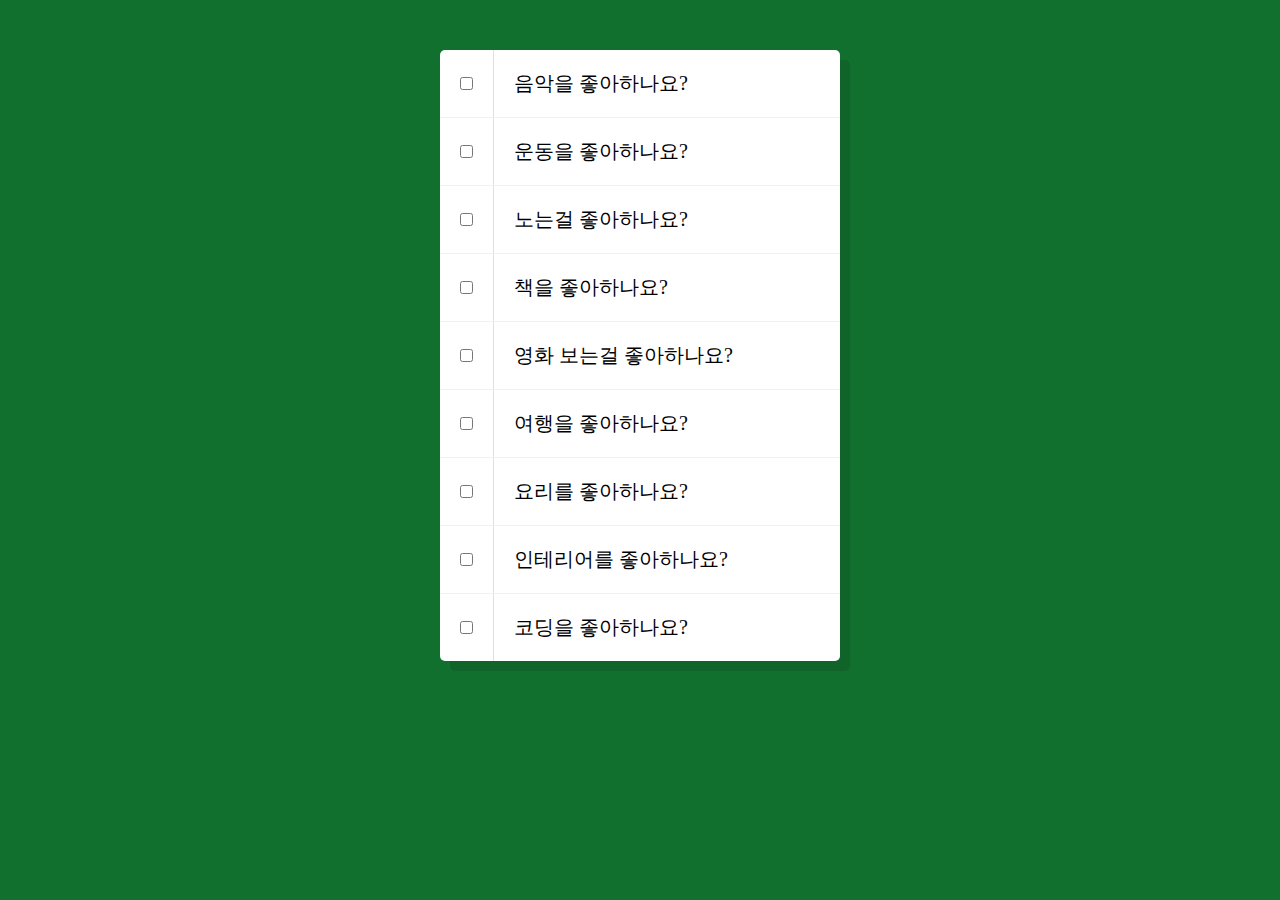
<file: 10Day/index.html>
<!DOCTYPE html>
<html lang="en">
<head>
    <meta charset="UTF-8">
    <title>Hold Shift to Check Multiple Checkboxes</title> 
    <link rel="stylesheet" href="style.css">
    <link rel="icon" href="https://fav.farm/✅" />
</head>
<body>
    <div class="inbox">
        <div class="item">
            <input type="checkbox">
            <p>음악을 좋아하나요?</p>
        </div>
        <div class="item">
            <input type="checkbox">
            <p>운동을 좋아하나요?</p>
        </div>
        <div class="item">
            <input type="checkbox">
            <p>노는걸 좋아하나요?</p>
        </div>
        <div class="item">
            <input type="checkbox">
            <p>책을 좋아하나요?</p>
        </div>
        <div class="item">
            <input type="checkbox">
            <p>영화 보는걸 좋아하나요?</p>
        </div>
        <div class="item">
            <input type="checkbox">
            <p>여행을 좋아하나요?</p>
        </div>
        <div class="item">
            <input type="checkbox">
            <p>요리를 좋아하나요?</p>
        </div>
        <div class="item">
            <input type="checkbox">
            <p>인테리어를 좋아하나요?</p>
        </div>
        <div class="item">
            <input type="checkbox">
            <p>코딩을 좋아하나요?</p>
        </div>
    </div>
    <script src="app.js"></script>
</body>
</html>
</file>
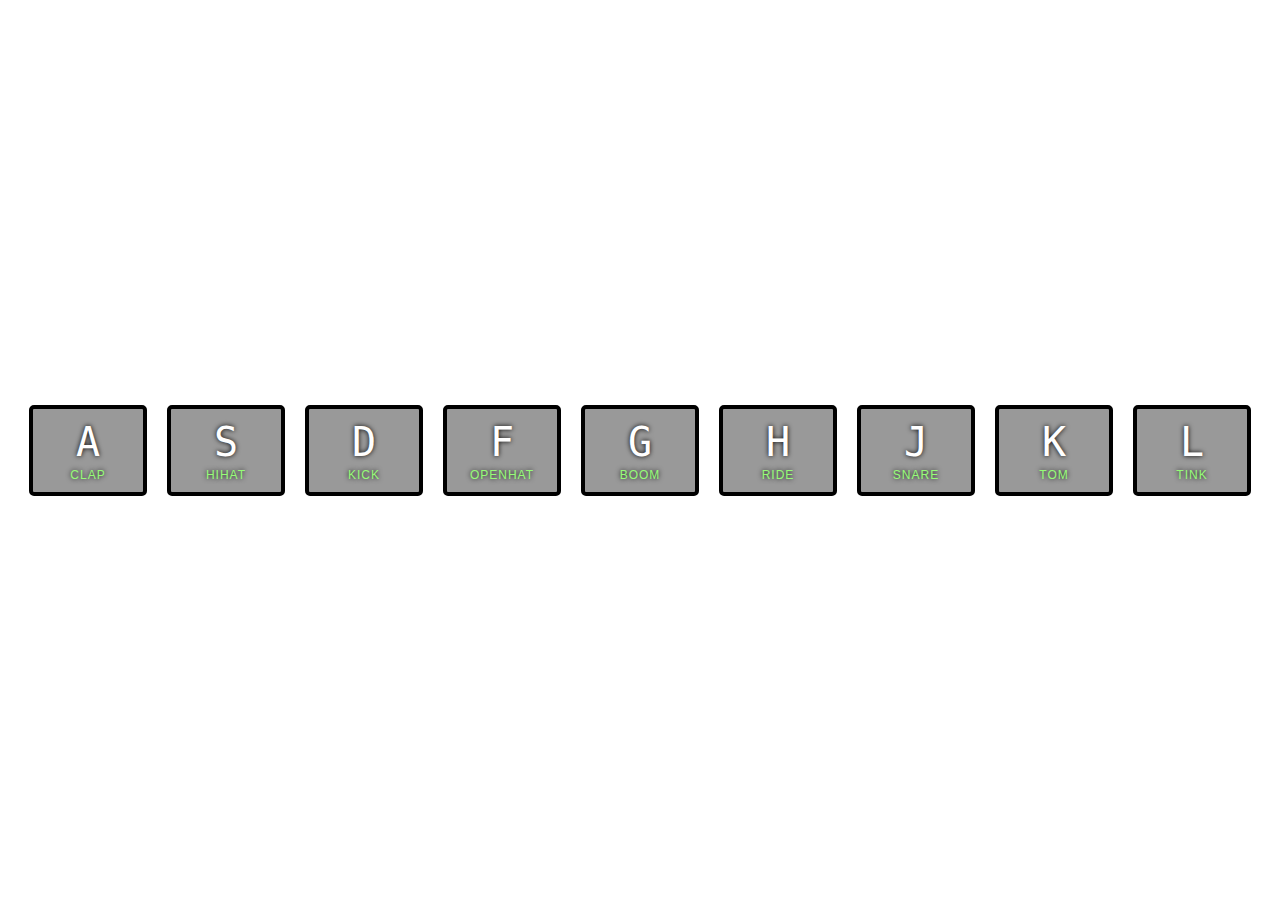
<file: 1Day/index.html>
<!DOCTYPE html>
<html lang="en">
<head>
  <meta charset="UTF-8">
  <title>JS Drum Kit</title>
  <link rel="stylesheet" href="style.css">
  <link rel="icon" href="https://fav.farm/✅" />
</head>
<body>
    <div class="keys">
        <div data-key="65" class="key">
        <kbd>A</kbd>
        <span class="sound">clap</span>
        </div>
        <div data-key="83" class="key">
        <kbd>S</kbd>
        <span class="sound">hihat</span>
        </div>
        <div data-key="68" class="key">
        <kbd>D</kbd>
        <span class="sound">kick</span>
        </div>
        <div data-key="70" class="key">
        <kbd>F</kbd>
        <span class="sound">openhat</span>
        </div>
        <div data-key="71" class="key">
        <kbd>G</kbd>
        <span class="sound">boom</span>
        </div>
        <div data-key="72" class="key">
        <kbd>H</kbd>
        <span class="sound">ride</span>
        </div>
        <div data-key="74" class="key">
        <kbd>J</kbd>
        <span class="sound">snare</span>
        </div>
        <div data-key="75" class="key">
        <kbd>K</kbd>
        <span class="sound">tom</span>
        </div>
        <div data-key="76" class="key">
        <kbd>L</kbd>
        <span class="sound">tink</span>
        </div>
    </div>

    <audio data-key="65" src="sounds/clap.wav"></audio>
    <audio data-key="83" src="sounds/hihat.wav"></audio>
    <audio data-key="68" src="sounds/kick.wav"></audio>
    <audio data-key="70" src="sounds/openhat.wav"></audio>
    <audio data-key="71" src="sounds/boom.wav"></audio>
    <audio data-key="72" src="sounds/ride.wav"></audio>
    <audio data-key="74" src="sounds/snare.wav"></audio>
    <audio data-key="75" src="sounds/tom.wav"></audio>
    <audio data-key="76" src="sounds/tink.wav"></audio>

<script>
    function removeTransition(e) {
        if (e.propertyName !== 'transform') return;
        e.target.classList.remove('playing');
    }

    function playSound(e) {
        const audio = document.querySelector(`audio[data-key="${e.keyCode}"]`);
        const key = document.querySelector(`div[data-key="${e.keyCode}"]`);
        if (!audio) return;

        key.classList.add('playing');
        audio.currentTime = 0;
        audio.play();
    }

    const keys = Array.from(document.querySelectorAll('.key'));
    keys.forEach(key => key.addEventListener('transitionend', removeTransition));
    window.addEventListener('keydown', playSound);
</script>


</body>
</html>
</file>
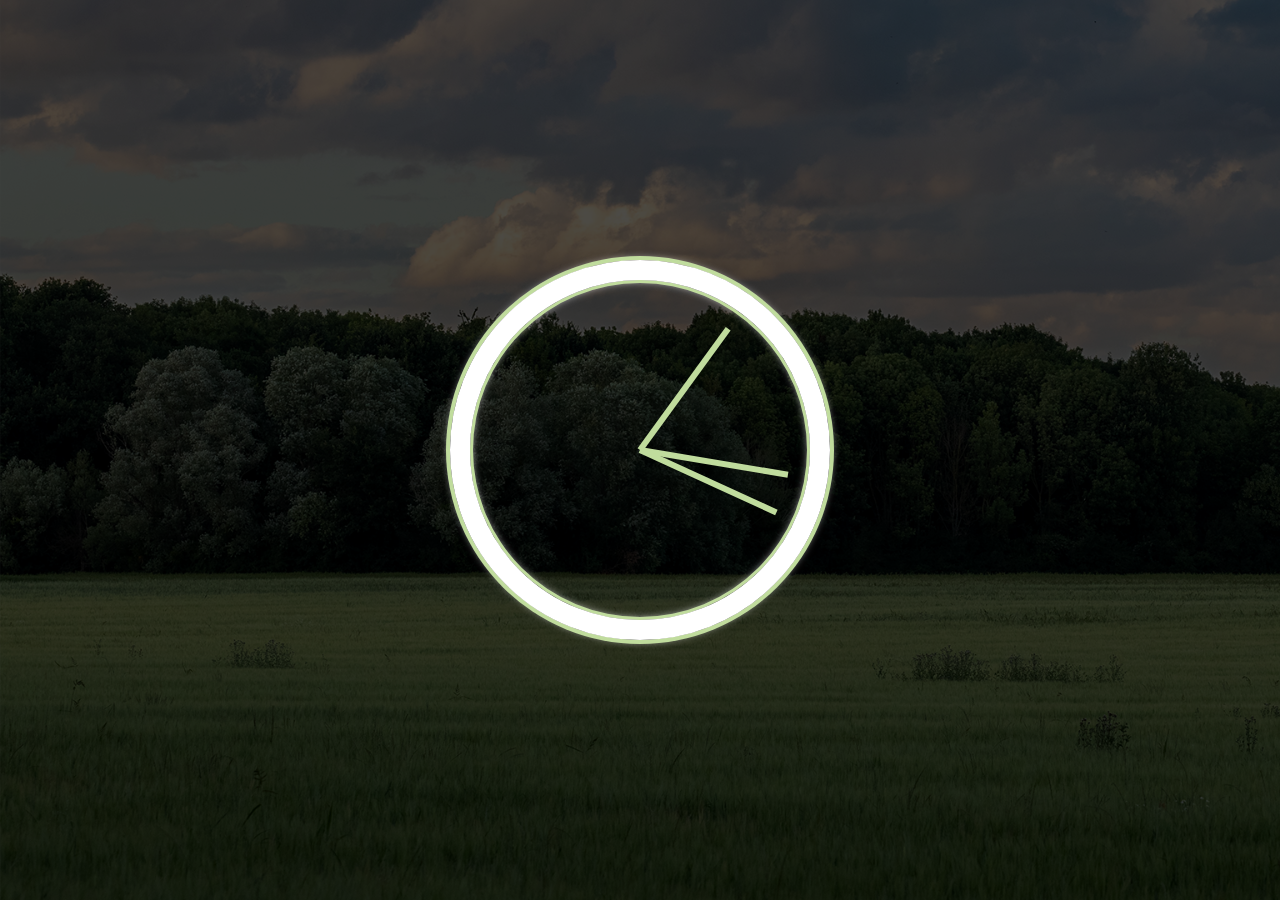
<file: 2Day/index.html>
<!DOCTYPE html>
<html lang="en">
<head>
    <meta charset="UTF-8">
    <title>JS + CSS Clock</title>
    <link rel="stylesheet" href="style.css">
</head>
<body>
    <div class="wrapper">
        <div class="clock">
            <div class="clock-face">
                <div class="hand hour-hand"></div>
                <div class="hand min-hand"></div>
                <div class="hand second-hand"></div>
            </div>
        </div>
    </div>
    <script src="app.js"></script>
</body>
</html>
</file>
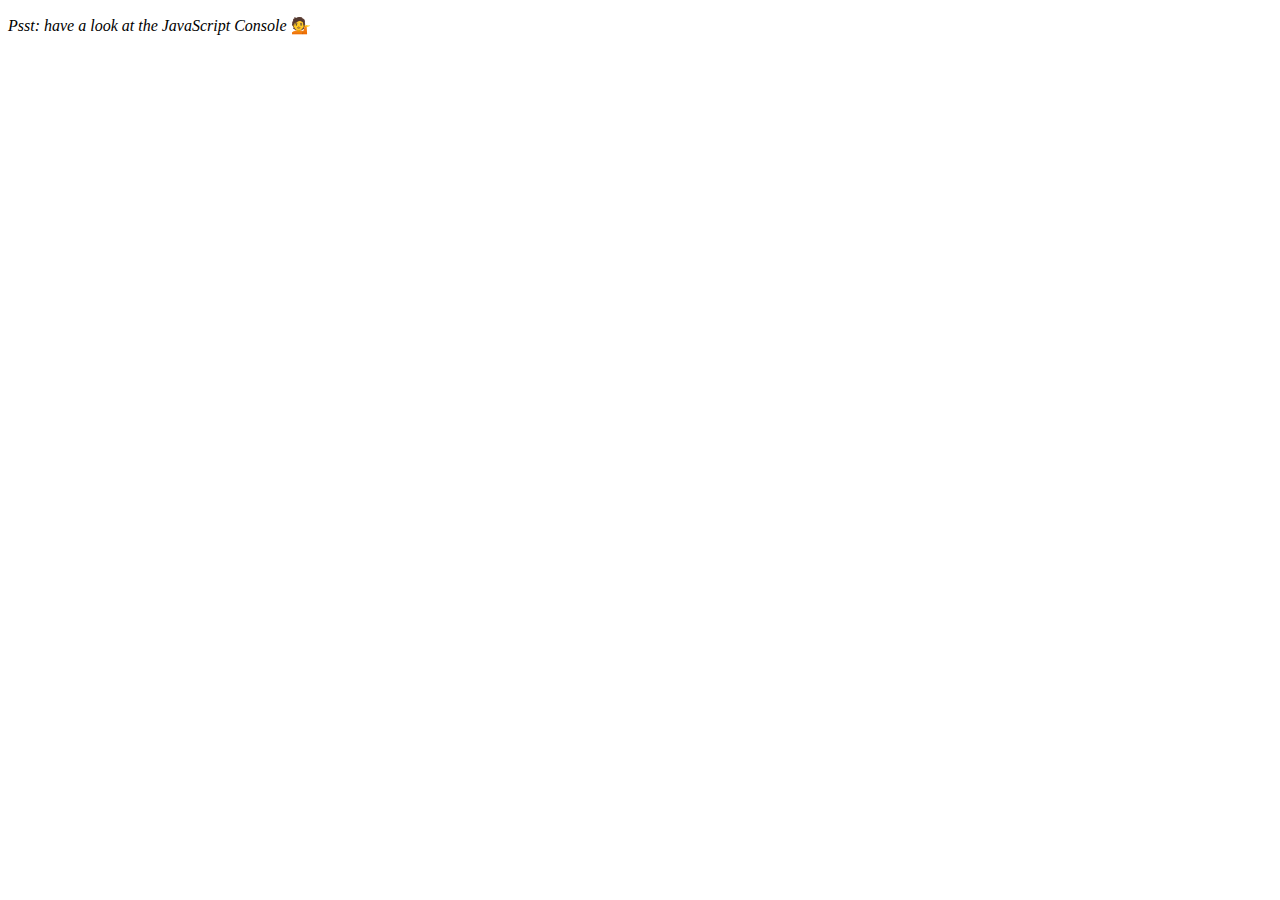
<file: 4Day/index.html>
<!DOCTYPE html>
<html lang="en">
<head>
    <meta charset="UTF-8">
    <title>Array Cardio 💪</title>
    <link rel="icon" href="https://fav.farm/✅" />
</head>
<body>
    <p><em>Psst: have a look at the JavaScript Console</em> 💁</p>
    <script>

    const inventors = [
        { first: 'Albert', last: 'Einstein', year: 1879, passed: 1955 },
        { first: 'Isaac', last: 'Newton', year: 1643, passed: 1727 },
        { first: 'Galileo', last: 'Galilei', year: 1564, passed: 1642 },
        { first: 'Marie', last: 'Curie', year: 1867, passed: 1934 },
        { first: 'Johannes', last: 'Kepler', year: 1571, passed: 1630 },
        { first: 'Nicolaus', last: 'Copernicus', year: 1473, passed: 1543 },
        { first: 'Max', last: 'Planck', year: 1858, passed: 1947 },
        { first: 'Katherine', last: 'Blodgett', year: 1898, passed: 1979 },
        { first: 'Ada', last: 'Lovelace', year: 1815, passed: 1852 },
        { first: 'Sarah E.', last: 'Goode', year: 1855, passed: 1905 },
        { first: 'Lise', last: 'Meitner', year: 1878, passed: 1968 },
        { first: 'Hanna', last: 'Hammarström', year: 1829, passed: 1909 }
    ];

    const people = [
        'Bernhard, Sandra', 'Bethea, Erin', 'Becker, Carl', 'Bentsen, Lloyd', 'Beckett, Samuel', 'Blake, William', 'Berger, Ric', 'Beddoes, Mick', 'Beethoven, Ludwig',
        'Belloc, Hilaire', 'Begin, Menachem', 'Bellow, Saul', 'Benchley, Robert', 'Blair, Robert', 'Benenson, Peter', 'Benjamin, Walter', 'Berlin, Irving',
        'Benn, Tony', 'Benson, Leana', 'Bent, Silas', 'Berle, Milton', 'Berry, Halle', 'Biko, Steve', 'Beck, Glenn', 'Bergman, Ingmar', 'Black, Elk', 'Berio, Luciano',
        'Berne, Eric', 'Berra, Yogi', 'Berry, Wendell', 'Bevan, Aneurin', 'Ben-Gurion, David', 'Bevel, Ken', 'Biden, Joseph', 'Bennington, Chester', 'Bierce, Ambrose',
        'Billings, Josh', 'Birrell, Augustine', 'Blair, Tony', 'Beecher, Henry', 'Biondo, Frank'
    ];


    // 1. Filter the list of inventors for those who were born in the 1500's
    // inventors 배열 객체에서 year의 값이 1500이상 1600미만 찾기!
    const fifteen = inventors.filter(inventor => (inventor.year >= 1500 && inventor.year < 1600));
    console.table(fifteen);


    // 2. Give us an array of the inventor first and last names
    // inventors 배열 객체에서 first의값과 last의값을 합쳐 fullname으로 만들기!
    const fullNames = inventors.map(inventor => `${inventor.first} ${inventor.last}`);
    console.log(fullNames);


    // 3. Sort the inventors by birthdate, oldest to youngest
    // inventors 배열 객체를 year의 값에 따른 오름차순하기! 
    const ordered = inventors.sort((a, b) => a.year > b.year ? 1 : -1);
    console.table(ordered);


    // 4. How many years did all the inventors live?
    // inventors 배열 모든 객체의 passed값 - year값을 하여 더해주기!
    const totalYears = inventors.reduce((total, inventor) => {
        return total + (inventor.passed - inventor.year);
    }, 0);
    console.log(totalYears);


    // 5. Sort the inventors by years lived
    // inventors 배열 객체의 passed - yrear값을 하여 가장 오래 산사람부터 내림차순하기!
    const oldest = inventors.sort(function(a, b) {
        const lastInventor = a.passed - a.year;
        const nextInventor = b.passed - b.year;
        return lastInventor > nextInventor ? -1 : 1;
    });
    console.table(oldest);


    // 6. sort Exercise
    // people 배열의 값을 split함수로 ,을 기준으로 잘라낸 후, last name을 기준으로 알파벳 순으로 정렬
    const alpha = people.sort((lastOne, nextOne) => {
        const [aLast, aFirst] = lastOne.split(', ');
        const [bLast, bFirst] = nextOne.split(', ');
        return aLast > bLast ? 1 : -1;
    });
    console.log(alpha);


    // 7. Reduce Exercise
    // data 배열의 값중 같은 문자열이 몇개 있는지 찾기!
    const data = ['car', 'car', 'truck', 'truck', 'bike', 'walk', 'car', 'van', 'bike', 'walk', 'car', 'van', 'car', 'truck', 'pogostick'];

    const transportation = data.reduce(function(obj, item) {
        if (!obj[item]) {
            obj[item] = 0;
        }
        obj[item]++;
        return obj;
    }, {});

    console.log(transportation);

    </script>
</body>
</html>
</file>
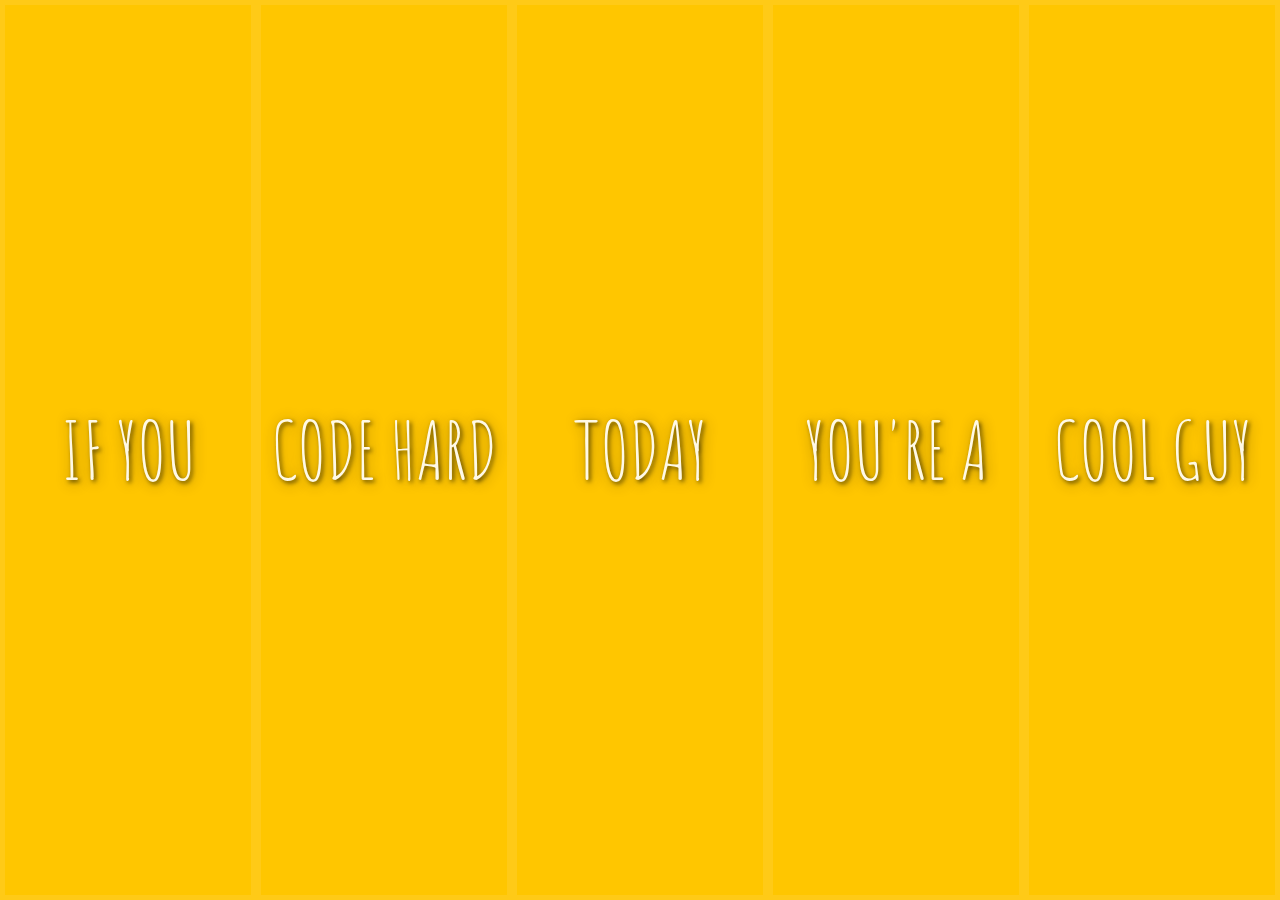
<file: 5Day/index.html>
<!DOCTYPE html>
<html lang="en">
<head>
    <meta charset="UTF-8">
    <title>Flex Panels 💪</title>
    <link href='https://fonts.googleapis.com/css?family=Amatic+SC' rel='stylesheet' type='text/css'>
    <link rel="icon" href="https://fav.farm/✅" />
    <link rel="stylesheet" href="style.css">
</head>
<body>
    <div class="panels">
        <div class="panel panel1">
            <p>오늘도</p>
            <p>If you</p>
            <p>힘내요</p>
        </div>
        <div class="panel panel2">
            <p>빡코딩</p>
            <p>code hard</p>
            <p>우리는</p>
        </div>
        <div class="panel panel3">
            <p>한다면</p>
            <p>today</p>
            <p>할 수</p>
        </div>
        <div class="panel panel4">
            <p>당신은</p>
            <p>You're a</p>
            <p>있습니다</p>
        </div>
        <div class="panel panel5">
            <p>멋쟁이</p>
            <p>cool guy</p>
            <p>:)</p>
        </div>
    </div>

    <script src="app.js"></script>
</body>

</html>
</file>
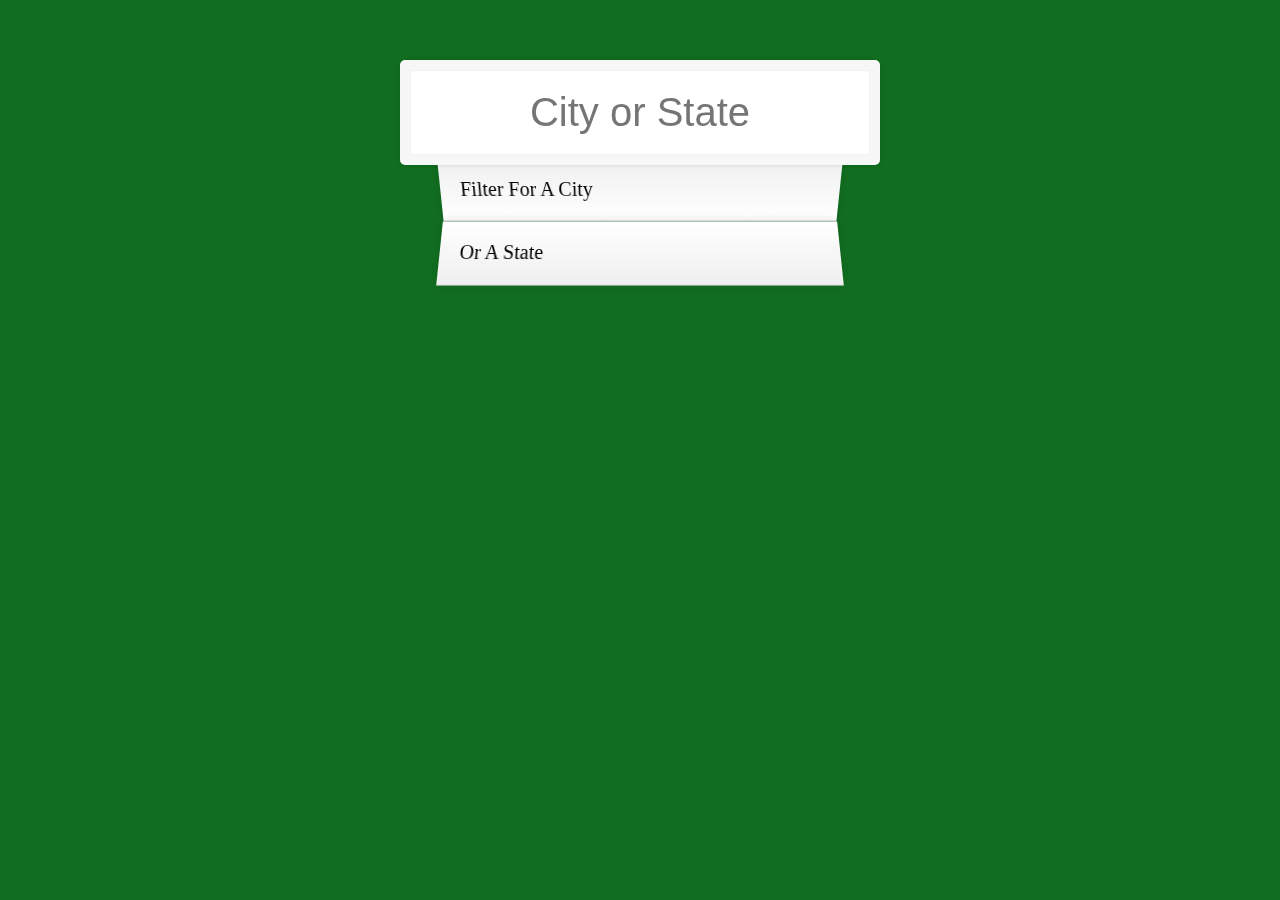
<file: 6Day/index.html>
<!DOCTYPE html>
<html lang="en">
<head>
    <meta charset="UTF-8">
    <title>Type Ahead 👀</title>
    <link rel="stylesheet" href="style.css">
    <link rel="icon" href="https://fav.farm/✅" />
</head>
<body>
    <form class="search-form">
        <input type="text" class="search" placeholder="City or State">
        <ul class="suggestions">
            <li>Filter for a city</li>
            <li>or a state</li>
        </ul>
    </form>
    <script src="app.js"></script>
</body>
</html>
</file>
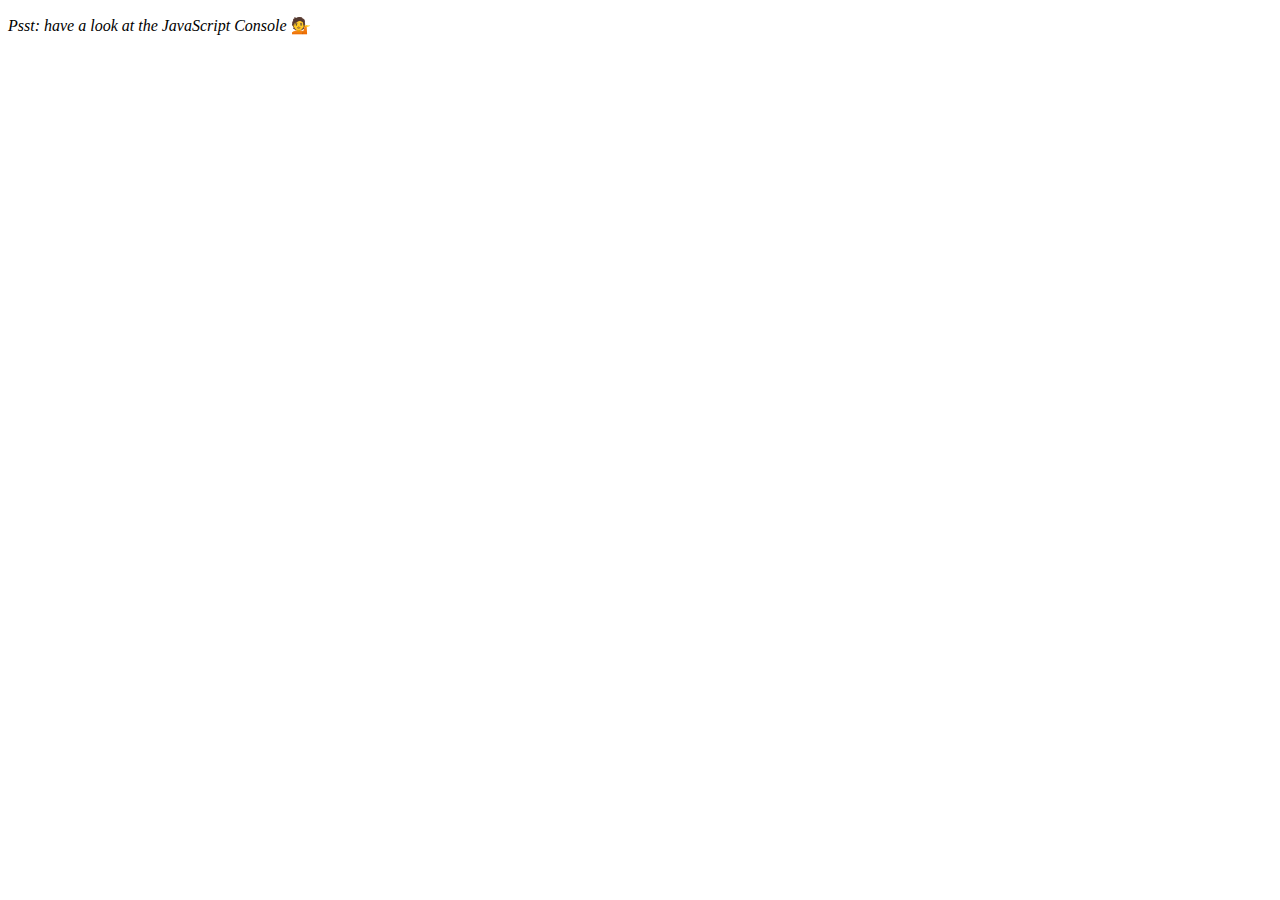
<file: 7Day/index.html>
<!DOCTYPE html>
<html lang="en">
<head>
    <meta charset="UTF-8">
    <title>Array Cardio 💪💪</title>
    <link rel="icon" href="https://fav.farm/✅" />
</head>
<body>
    <p><em>Psst: have a look at the JavaScript Console</em> 💁</p>
    <script>
        // ## Array Cardio Day 2
        const people = [
        { name: 'Wes', year: 1988 },
        { name: 'Kait', year: 1986 },
        { name: 'Irv', year: 1970 },
        { name: 'Lux', year: 2015 }
        ];

        const comments = [
        { text: 'Love this!', id: 523423 },
        { text: 'Super good', id: 823423 },
        { text: 'You are the best', id: 2039842 },
        { text: 'Ramen is my fav food ever', id: 123523 },
        { text: 'Nice Nice Nice!', id: 542328 }
        ];

        // Some and Every Checks
        // Array.prototype.some() // is at least one person 19?
        // 19살 이상인 어른들을 찾기!
        const isAdult = people.some(person => ((new Date()).getFullYear()) - person.year >= 19);

        console.log({isAdult});

        // Array.prototype.every() // is everyone 19?
        // people배열의 객체 year의 값이 모두 19인지 알아보기!
        const allAdults = people.every(person => ((new Date()).getFullYear()) - person.year >= 19);
        console.log({allAdults});

        // Array.prototype.find()
        // Find is like filter, but instead returns just the one you are looking for
        // find the comment with the ID of 823423
        // comments 배열의 객체 id값중 823423인 값 찾기!
        const comment = comments.find(comment => comment.id === 823423);

        console.log(comment);

        // Array.prototype.findIndex()
        // Find the comment with this ID
        // delete the comment with the ID of 823423
        // comments 배열의 객체 id값중 823423인 값이 있다면 index 1을 반환해주고 없다면 -1을 반환해준다!
        const index = comments.findIndex(comment => comment.id === 823423);
        console.log(index);

        // comments.splice(index, 1);
        // comments 배열의 객체 index 1인 객체를 삭제한후, newComments 배열에 복사하기!
        const newComments = [
        ...comments.slice(0, index),
        ...comments.slice(index + 1)
        ];

        console.log(newComments);

    </script>
</body>
</html>
</file>
<file: 10Day/style.css>
html {
    font-family: sans-serif;
    background: #12702e;
}

.inbox {
    max-width: 400px;
    margin: 50px auto;
    background: white;
    border-radius: 5px;
    box-shadow: 10px 10px 0 rgba(0, 0, 0, 0.1);
}

.item {
    display: flex;
    align-items: center;
    border-bottom: 1px solid #F1F1F1;
}

.item:last-child {
    border-bottom: 0;
}


input:checked+p {
    background: #F9F9F9;
    text-decoration: line-through;
}

input[type="checkbox"] {
    margin: 20px;
}

p {
    margin: 0;
    padding: 20px;
    transition: background 0.2s;
    flex: 1;
    font-family: 'helvetica neue';
    font-size: 20px;
    font-weight: 200;
    border-left: 1px solid #D1E2FF;
}
</file>
<file: 1Day/style.css>
html {
    font-size: 10px;
    background-image: url(https://i.pinimg.com/564x/5f/b5/8d/5fb58d2b743d79613b2179638849177f.jpg); 
    background-position: top;
    }
    
    body,html {
        margin: 0;
        padding: 0;
        font-family: sans-serif;
    }
    
    .keys {
        display: flex;
        flex: 1;
        min-height: 100vh;
        align-items: center;
        justify-content: center;
    }
    
    .key {
        border: .4rem solid black;
        border-radius: .5rem;
        margin: 1rem;
        font-size: 1.5rem;
        padding: 1rem .5rem;
        transition: all .07s ease;
        width: 10rem;
        text-align: center;
        color: white;
        background: rgba(0,0,0,0.4);
        text-shadow: 0 0 .5rem black;
    }
    
    .playing {
        transform: scale(1.1);
        border-color: #17b30f;
        box-shadow: 0 0 1rem #17b30f;
    }
    
    kbd {
        display: block;
        font-size: 4rem;
    }
    
    .sound {
        font-size: 1.2rem;
        text-transform: uppercase;
        letter-spacing: .1rem;
        color: #96fc77;
    }
</file>
<file: 2Day/style.css>
html {
    background: url(portfolio_bg.png);
    background-size: cover;
    font-family: 'helvetica neue';
    text-align: center;
    font-size: 10px;
}
body {
margin: 0;
font-size: 2rem;
}
.wrapper {
    min-height: 100vh;
    display: flex;
    align-items: center;
    justify-content: center;
    background-color:rgb(0, 0, 0,0.7);
}
.clock {
    width: 30rem;
    height: 30rem;
    border: 20px solid white;
    border-radius: 50%;
    margin: 50px auto;
    position: relative;
    padding: 2rem;
    box-shadow:
        0 0 0 4px rgb(192, 220, 157),
        inset 0 0 0 3px rgb(192, 220, 157),
        inset 0 0 10px rgb(255, 255, 255),
        0 0 10px rgb(255, 255, 255);
}
.clock-face {
    position: relative;
    width: 100%;
    height: 100%;
    transform: translateY(-3px); /* account for the height of the clock hands */
}
.hand {
    width: 50%;
    height: 6px;
    background: rgb(192, 220, 157);
    position: absolute;
    top: 50%;
    transform-origin: 100%;
    transform: rotate(90deg);
    transition: all 0.05s;
    transition-timing-function: cubic-bezier(0.1, 2.7, 0.58, 1);
}
</file>
<file: 5Day/style.css>
@import url('https://fonts.googleapis.com/css2?family=Noto+Serif+KR:wght@700;900&family=Roboto:wght@100&display=swap');

html {
    box-sizing: border-box;
    background: #ffc600;
    font-family: 'helvetica neue';
    font-size: 20px;
    font-weight: 200;
}

body {
    margin: 0;
}

*,
*:before,
*:after {
    box-sizing: inherit;
}

.panels {
    min-height: 100vh;
    overflow: hidden;
    display: flex;
}

.panel {
    box-shadow: inset 0 0 0 5px rgba(255, 255, 255, 0.1);
    color: white;
    text-align: center;
    align-items: center;
    /* Safari transitionend event.propertyName === flex */
    /* Chrome + FF transitionend event.propertyName === flex-grow */
    transition:
        font-size 0.7s cubic-bezier(0.61, -0.19, 0.7, -0.11),
        flex 0.7s cubic-bezier(0.61, -0.19, 0.7, -0.11),
        background 0.2s;
    font-size: 20px;
    background-size: cover;
    background-position: center;
    flex: 1;
    justify-content: center;
    display: flex;
    flex-direction: column;
    opacity: 90%;
}

.panel1 {
    background-image: url(https://cdn.pixabay.com/photo/2022/07/17/11/59/amber-7327252_1280.jpg);
}

.panel2 {
    background-image: url(https://cdn.pixabay.com/photo/2022/04/01/20/37/moon-7105626_1280.jpg);
}

.panel3 {
    background-image: url(https://cdn.pixabay.com/photo/2018/09/01/22/49/wallpaper-3647834_1280.jpg);
}

.panel4 {
    background-image: url(https://cdn.pixabay.com/photo/2016/02/17/16/09/vertical-1205295_1280.jpg);
    
}

.panel5 {
    background-image: url(https://cdn.pixabay.com/photo/2019/07/31/07/43/cloud-4374619_1280.jpg);
}

/* Flex Items */
.panel>* {
    margin: 0;
    width: 100%;
    transition: transform 0.5s;
    flex: 1 0 auto;
    display: flex;
    justify-content: center;
    align-items: center;
}

.panel>*:first-child {
    transform: translateY(-100%);
}

.panel.open-active>*:first-child {
    transform: translateY(0);
}

.panel>*:last-child {
    transform: translateY(100%);
}

.panel.open-active>*:last-child {
    transform: translateY(0);
}

.panel p {
    text-transform: uppercase;
    font-family: 'Noto Serif KR', serif;
    text-shadow: 2px 2px 4px rgba(0, 0, 0, 0.72), 2px 2px 14px rgba(0, 0, 0, 0.45);
    font-size: 2em;
}

.panel p:nth-child(2) {
    font-size: 4em;
    font-family: 'Amatic SC', cursive;
}

.panel.open {
    flex: 5;
    font-size: 40px;
}

@media only screen and (max-width: 600px) {
    .panel p {
        font-size: 1em;
    }
}
</file>
<file: 6Day/style.css>
html {
    box-sizing: border-box;
    background: #116e20;
    font-family: 'helvetica neue';
    font-size: 20px;
    font-weight: 200;
}
*,
*:before,
*:after {
    box-sizing: inherit;
}
input {
    width: 100%;
    padding: 20px;
}
.search-form {
    max-width: 400px;
    margin: 50px auto;
}
input.search {
    margin: 0;
    text-align: center;
    outline: 0;
    border: 10px solid #F7F7F7;
    width: 120%;
    left: -10%;
    position: relative;
    top: 10px;
    z-index: 2;
    border-radius: 5px;
    font-size: 40px;
    box-shadow: 0 0 5px rgba(0, 0, 0, 0.12), inset 0 0 2px rgba(0, 0, 0, 0.19);
}
.suggestions {
    margin: 0;
    padding: 0;
    position: relative;
    /*perspective: 20px;*/
}
.suggestions li {
    background: white;
    list-style: none;
    border-bottom: 1px solid #D8D8D8;
    box-shadow: 0 0 10px rgba(0, 0, 0, 0.14);
    margin: 0;
    padding: 20px;
    transition: background 0.2s;
    display: flex;
    justify-content: space-between;
    text-transform: capitalize;
}
.suggestions li:nth-child(even) {
    transform: perspective(100px) rotateX(3deg) translateY(2px) scale(1.001);
    background: linear-gradient(to bottom, #ffffff 0%, #EFEFEF 100%);
}
.suggestions li:nth-child(odd) {
    transform: perspective(100px) rotateX(-3deg) translateY(3px);
    background: linear-gradient(to top, #ffffff 0%, #EFEFEF 100%);
}
span.population {
    font-size: 15px;
}
.hl {
    background: #ffc600;
}
</file>
